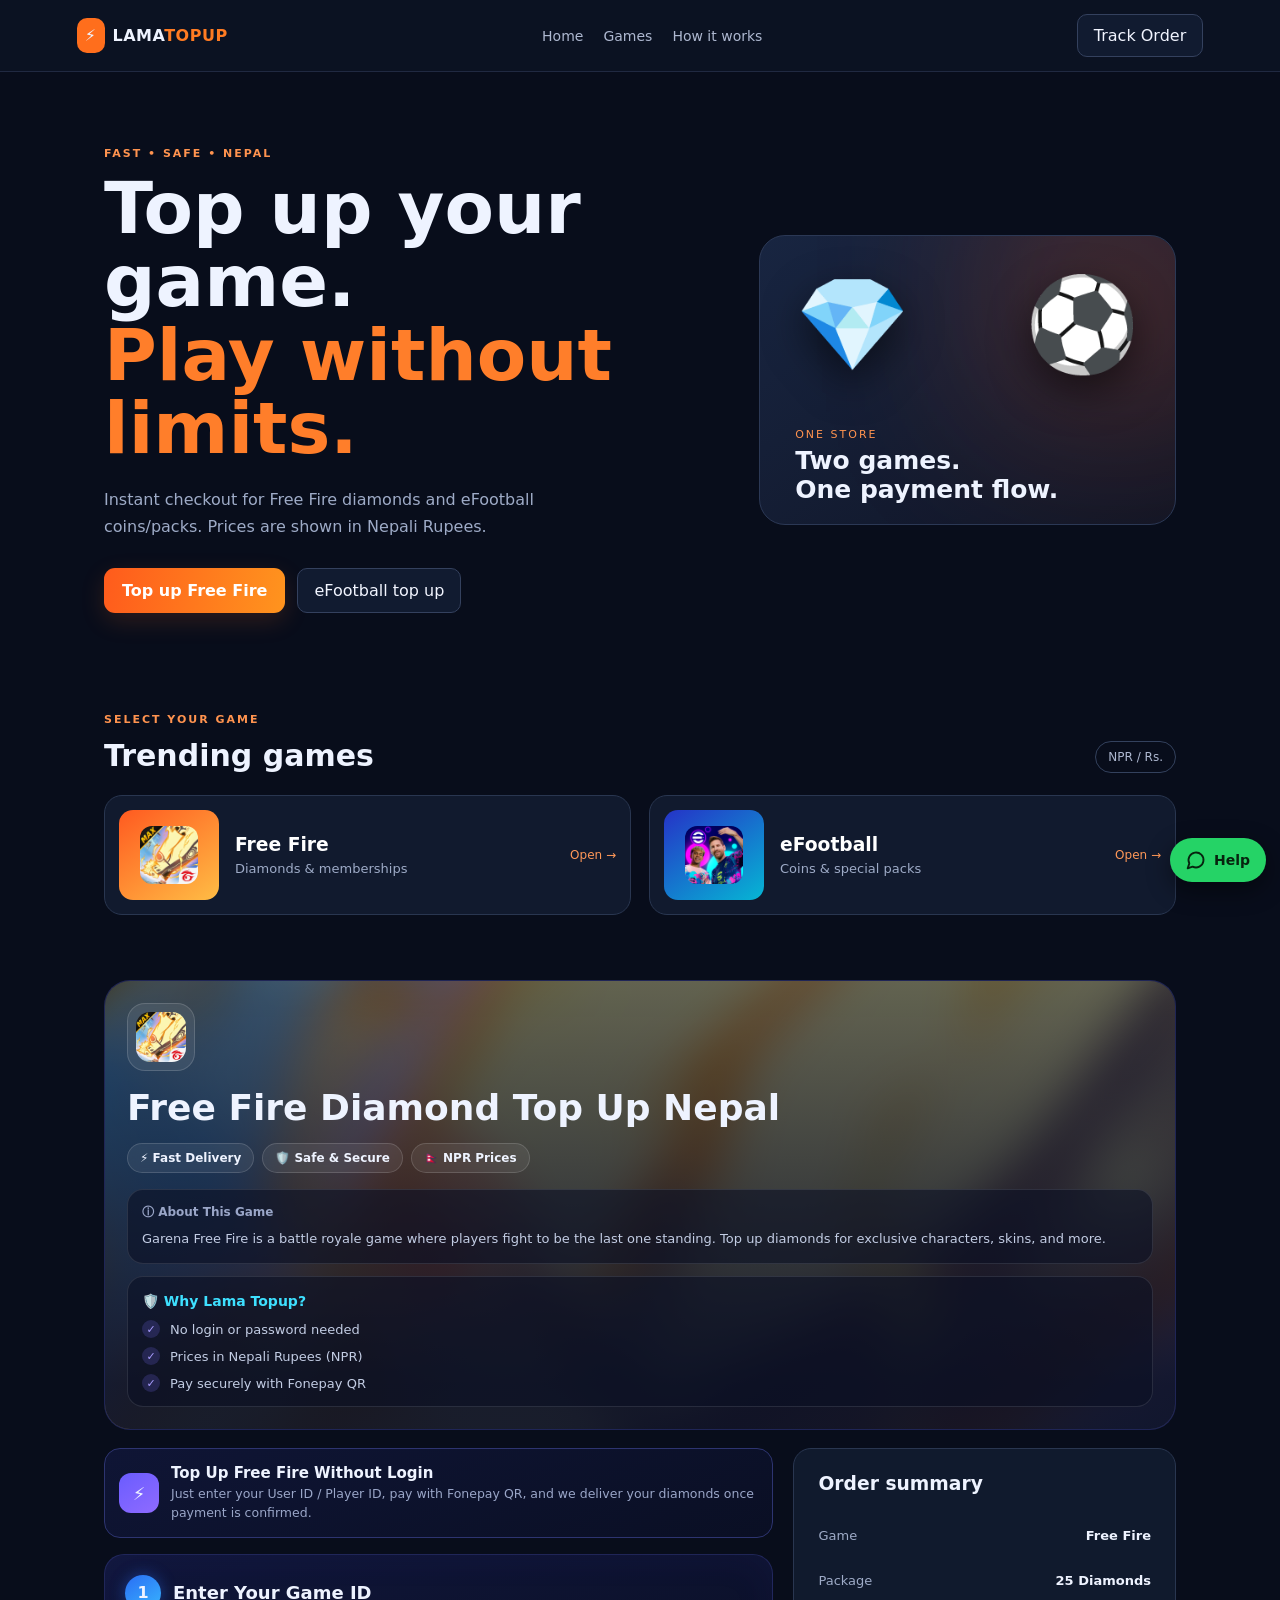
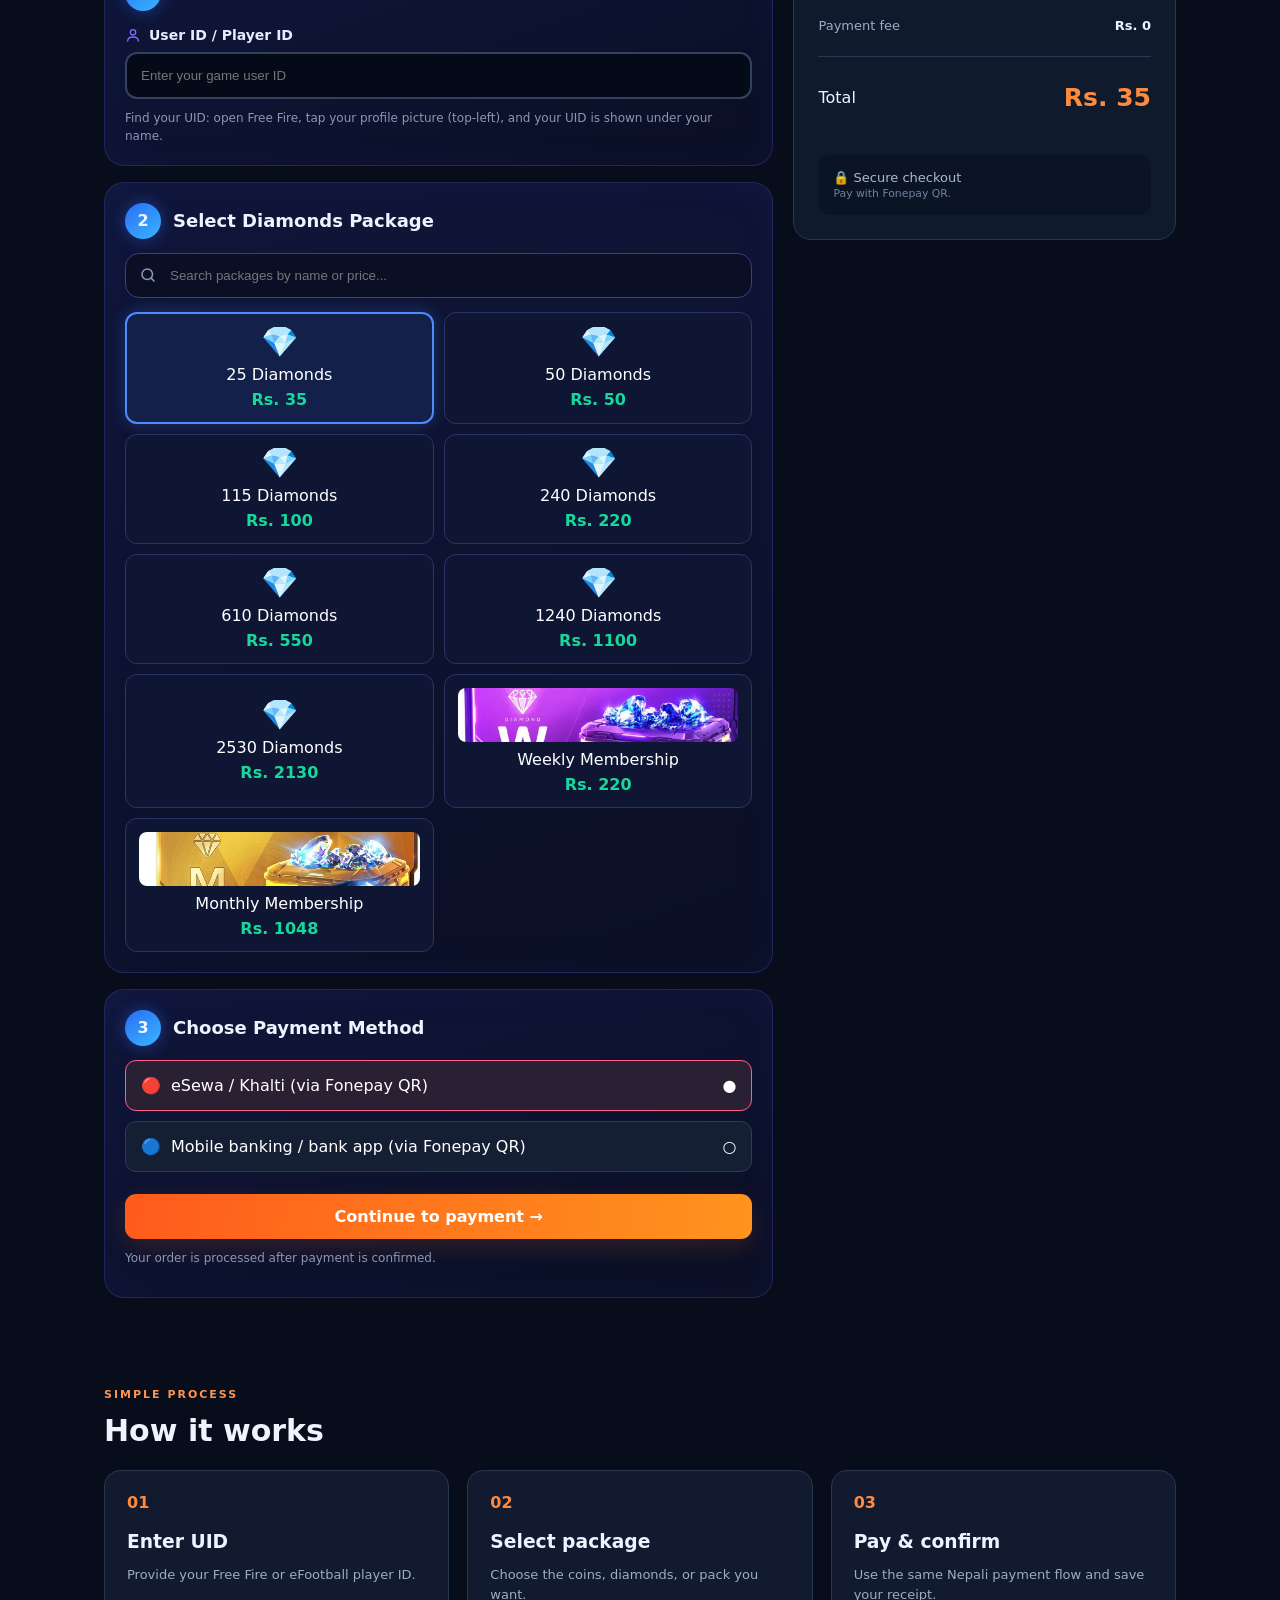
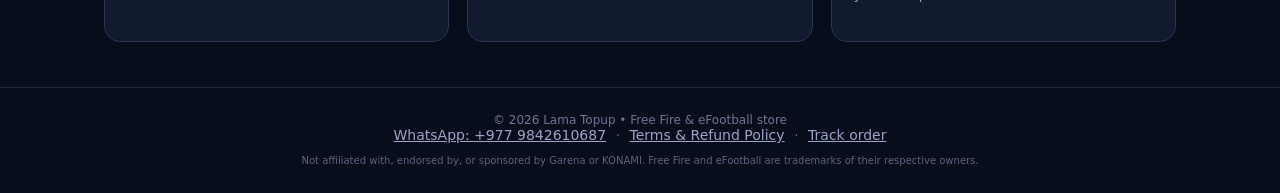
<file: public/index.html>
<!doctype html>
<html lang="en">
<head>
  <meta charset="UTF-8" />
  <meta name="viewport" content="width=device-width, initial-scale=1.0" />
  <title>Lama Topup • Free Fire Diamond & eFootball Coins Top Up Nepal</title>
  <meta name="description" content="Top up Free Fire diamonds and eFootball coins in Nepal. No login or password needed. Pay in NPR with Fonepay QR (eSewa, Khalti, mobile banking) and get fast delivery." />
  <meta name="theme-color" content="#0b1222" />
  <meta property="og:type" content="website" />
  <meta property="og:title" content="Lama Topup - Free Fire & eFootball Top Up Nepal" />
  <meta property="og:description" content="Free Fire diamonds and eFootball coins in Nepali Rupees. No login needed. Pay with Fonepay QR." />
  <meta property="og:image" content="assets/free-fire-logo.png" />
  <link rel="icon" href="data:image/svg+xml,%3Csvg xmlns='http://www.w3.org/2000/svg' viewBox='0 0 100 100'%3E%3Crect width='100' height='100' rx='22' fill='%23ff6e1c'/%3E%3Ctext x='50' y='70' font-size='62' text-anchor='middle'%3E%E2%9A%A1%3C/text%3E%3C/svg%3E" />
  <link rel="stylesheet" href="style.css" />
</head>
<body>
  <header class="topbar">
    <div class="brand"><span class="brand-mark">⚡</span><span>LAMA<span>TOPUP</span></span></div>
    <nav>
      <a href="#home">Home</a><a href="#games">Games</a><a href="#how">How it works</a>
    </nav>
    <button class="outline" onclick="location.href='/track'">Track Order</button>
  </header>

  <main id="home">
    <section class="hero">
      <div>
        <p class="eyebrow">FAST • SAFE • NEPAL</p>
        <h1>Top up your game.<br><span>Play without limits.</span></h1>
        <p class="hero-copy">Instant checkout for Free Fire diamonds and eFootball coins/packs. Prices are shown in Nepali Rupees.</p>
        <div class="hero-actions"><button id="heroFreefireBtn" class="primary" onclick="chooseGame('freefire')">Top up Free Fire</button><button id="heroEfootballBtn" class="secondary" onclick="chooseGame('efootball')">eFootball top up</button></div>
      </div>
      <div class="hero-card">
        <div class="glow"></div><div class="football">⚽</div><div class="diamond">💎</div>
        <p>ONE STORE</p><h3>Two games.<br>One payment flow.</h3>
      </div>
    </section>

    <section class="section" id="games">
      <div class="section-heading"><div><p class="eyebrow">SELECT YOUR GAME</p><h2>Trending games</h2></div><span class="pill">NPR / Rs.</span></div>
      <div class="game-grid">
        <button class="game-card ff" onclick="chooseGame('freefire')"><div class="game-art"><img src="assets/free-fire-logo.png" alt="Free Fire" class="game-logo"></div><div><h3>Free Fire</h3><p>Diamonds & memberships</p></div><span>Open →</span></button>
        <button class="game-card ef" onclick="chooseGame('efootball')"><div class="game-art"><img src="assets/efootball-logo.png" alt="eFootball" class="game-logo"></div><div><h3>eFootball</h3><p>Coins & special packs</p></div><span>Open →</span></button>
      </div>
    </section>

    <section class="section checkout" id="orders">
      <div class="game-hero">
        <div class="gh-bg" id="ghBg"></div>
        <div class="gh-content">
          <div id="selectedIcon" class="gh-icon"><img src="assets/free-fire-logo.png" alt="" class="mini-logo"></div>
          <h2 id="selectedTitle" class="gh-title">Free Fire Diamond Top Up Nepal</h2>
          <div class="chips"><span class="chip">⚡ Fast Delivery</span><span class="chip">🛡️ Safe &amp; Secure</span><span class="chip">🇳🇵 NPR Prices</span></div>
          <button type="button" class="about-box" id="aboutBox" onclick="this.classList.toggle('open')"><small>ⓘ About This Game</small><p id="aboutText"></p></button>
          <div class="why-box"><b>🛡️ Why Lama Topup?</b><ul><li>No login or password needed</li><li>Prices in Nepali Rupees (NPR)</li><li>Pay securely with Fonepay QR</li></ul></div>
        </div>
      </div>

      <div class="checkout-grid">
        <div class="steps-col">
          <div class="login-banner"><div class="lb-ico">⚡</div><div><b id="bannerTitle">Top Up Free Fire Without Login</b><p id="bannerText"></p></div></div>

          <div class="step-card">
            <div class="step-head"><span class="step-num">1</span><h3 id="step1Title">Enter Your Game ID</h3></div>
            <div id="efootballDetails" class="account-details hidden">
              <label><svg viewBox="0 0 24 24" width="16" height="16" fill="none" stroke="currentColor" stroke-width="2" stroke-linecap="round" stroke-linejoin="round"><circle cx="12" cy="8" r="4"/><path d="M4 21c0-4 4-6 8-6s8 2 8 6"/></svg>KONAMI User ID / Player ID</label>
              <input id="konamiId" placeholder="Enter your KONAMI User ID" autocomplete="off" />
              <p class="field-note">Never share your KONAMI password. We do not collect passwords.</p>
              <label>WhatsApp Number</label>
              <input id="whatsapp" type="tel" placeholder="98XXXXXXXX" />
              <label>Device</label>
              <select id="device" class="select-field"><option>Android</option><option>iOS</option><option>Steam / PC</option></select>
            </div>
            <div id="freefireDetails">
              <label><svg viewBox="0 0 24 24" width="16" height="16" fill="none" stroke="currentColor" stroke-width="2" stroke-linecap="round" stroke-linejoin="round"><circle cx="12" cy="8" r="4"/><path d="M4 21c0-4 4-6 8-6s8 2 8 6"/></svg>User ID / Player ID</label><div class="glow-field"><input id="playerId" placeholder="Enter your game user ID" inputmode="numeric" oninput="clearPlayerName()" /></div><div class="verify-row"><div id="playerCard" class="player-status"></div></div><p class="field-note">Find your UID: open Free Fire, tap your profile picture (top-left), and your UID is shown under your name.</p>
            </div>
          </div>

          <div class="step-card">
            <div class="step-head"><span class="step-num">2</span><h3 id="step2Title">Select Diamonds Package</h3></div>
            <div class="search"><svg viewBox="0 0 24 24" width="18" height="18" fill="none" stroke="currentColor" stroke-width="2" stroke-linecap="round"><circle cx="11" cy="11" r="7"/><path d="m20 20-3.5-3.5"/></svg><input id="pkgSearch" type="search" placeholder="Search packages by name or price..." autocomplete="off" oninput="pkgFilter=this.value;render()" /></div>
            <div id="packages" class="packages"></div>
            <p id="pkgEmpty" class="field-note hidden">No packages match your search.</p>
          </div>

          <div class="step-card">
            <div class="step-head"><span class="step-num">3</span><h3>Choose Payment Method</h3></div>
            <div class="payments">
              <button class="payment active" data-payment="esewa">🔴 <span>eSewa / Khalti (via Fonepay QR)</span><b>●</b></button>
              <button class="payment" data-payment="wallet">🔵 <span>Mobile banking / bank app (via Fonepay QR)</span><b>○</b></button>
            </div>
            <button class="primary wide" onclick="showPayment()">Continue to payment →</button>
            <p class="fine">Your order is processed after payment is confirmed.</p>
          </div>
        </div>
        <aside class="panel summary"><h3>Order summary</h3><div class="summary-row"><span>Game</span><b id="sumGame">Free Fire</b></div><div class="summary-row"><span>Package</span><b id="sumPackage">25 Diamonds</b></div><div class="summary-row"><span>Payment fee</span><b>Rs. 0</b></div><hr><div class="total"><span>Total</span><strong id="sumTotal">Rs. 30</strong></div><div class="secure">🔒 Secure checkout<br><small>Pay with Fonepay QR.</small></div></aside>
      </div>
    </section>

    <section class="section" id="how"><div class="section-heading"><div><p class="eyebrow">SIMPLE PROCESS</p><h2>How it works</h2></div></div>
      <div class="steps"><div><b>01</b><h3>Enter UID</h3><p>Provide your Free Fire or eFootball player ID.</p></div><div><b>02</b><h3>Select package</h3><p>Choose the coins, diamonds, or pack you want.</p></div><div><b>03</b><h3>Pay & confirm</h3><p>Use the same Nepali payment flow and save your receipt.</p></div></div>
    </section>
  </main>

  <div id="paymentModal" class="modal hidden"><div class="modal-box"><button class="close" onclick="closePayment()">×</button><p class="eyebrow">PAYMENT</p><h2>Scan & pay</h2><p id="modalText"></p><div class="uid-check">Your ID: <b id="modalUid"></b><span id="modalName" class="player-name"></span><small>Please double-check your ID before paying.</small></div><div class="qr"><img src="assets/fonepay-qr.jpg" alt="Fonepay QR - Avinash Bal"></div><div class="bank-box"><b>Payment method:</b> <span id="modalMethod">eSewa / Khalti (via Fonepay QR)</span><br><b>Amount:</b> <span id="modalAmount">Rs. 30</span></div><input placeholder="Payment transaction ID (from your receipt)" id="remarks" maxlength="60"/><button class="primary wide" onclick="submitOrder()">Submit order</button><p class="fine">Orders are processed once payment is verified. By ordering you accept our <a href="terms.html" target="_blank" rel="noopener">terms &amp; refund policy</a>. Need help? <a href="https://wa.me/9779842610687?text=Hi%20Lama%20Topup%2C%20I%20need%20help%20with%20my%20payment" target="_blank" rel="noopener">WhatsApp us</a>.</p></div></div>
  <div class="bottom-nav">
    <button onclick="window.scrollTo({top:0,behavior:'smooth'})"><svg viewBox="0 0 24 24" fill="none" stroke="currentColor" stroke-width="2" stroke-linecap="round" stroke-linejoin="round"><path d="M3 11 12 3l9 8v10h-6v-6H9v6H3z"/></svg>Home</button>
    <button onclick="scrollToSection('games')"><svg viewBox="0 0 24 24" fill="none" stroke="currentColor" stroke-width="2" stroke-linecap="round" stroke-linejoin="round"><rect x="3" y="3" width="7" height="7" rx="1"/><rect x="14" y="3" width="7" height="7" rx="1"/><rect x="3" y="14" width="7" height="7" rx="1"/><rect x="14" y="14" width="7" height="7" rx="1"/></svg>Games</button>
    <button class="fab" onclick="scrollToSection('orders')" aria-label="Top up now">🎮</button>
    <button onclick="scrollToSection('how')"><svg viewBox="0 0 24 24" fill="none" stroke="currentColor" stroke-width="2" stroke-linecap="round" stroke-linejoin="round"><circle cx="12" cy="12" r="9"/><path d="M12 8v5M12 16.5v.5"/></svg>How</button>
    <button onclick="showPayment()"><svg viewBox="0 0 24 24" fill="none" stroke="currentColor" stroke-width="2" stroke-linecap="round" stroke-linejoin="round"><rect x="3" y="5" width="18" height="14" rx="2"/><path d="M3 10h18"/></svg>Pay</button>
  </div>
  <a class="wa-fab" href="https://wa.me/9779842610687?text=Hi%20Lama%20Topup%2C%20I%20need%20help" target="_blank" rel="noopener" aria-label="Chat with us on WhatsApp"><svg viewBox="0 0 24 24" width="20" height="20" fill="none" stroke="currentColor" stroke-width="2.2" stroke-linecap="round" stroke-linejoin="round" aria-hidden="true"><path d="M7.9 20A9 9 0 1 0 4 16.1L2 22Z"/></svg><span>Help</span></a>
  <footer>© 2026 Lama Topup • Free Fire &amp; eFootball store<br><a href="https://wa.me/9779842610687" target="_blank" rel="noopener">WhatsApp: +977 9842610687</a> · <a href="terms.html">Terms &amp; Refund Policy</a> · <a href="/track">Track order</a><br><small>Not affiliated with, endorsed by, or sponsored by Garena or KONAMI. Free Fire and eFootball are trademarks of their respective owners.</small></footer>
  <script src="script.js"></script>
</body>
</html>
</file>
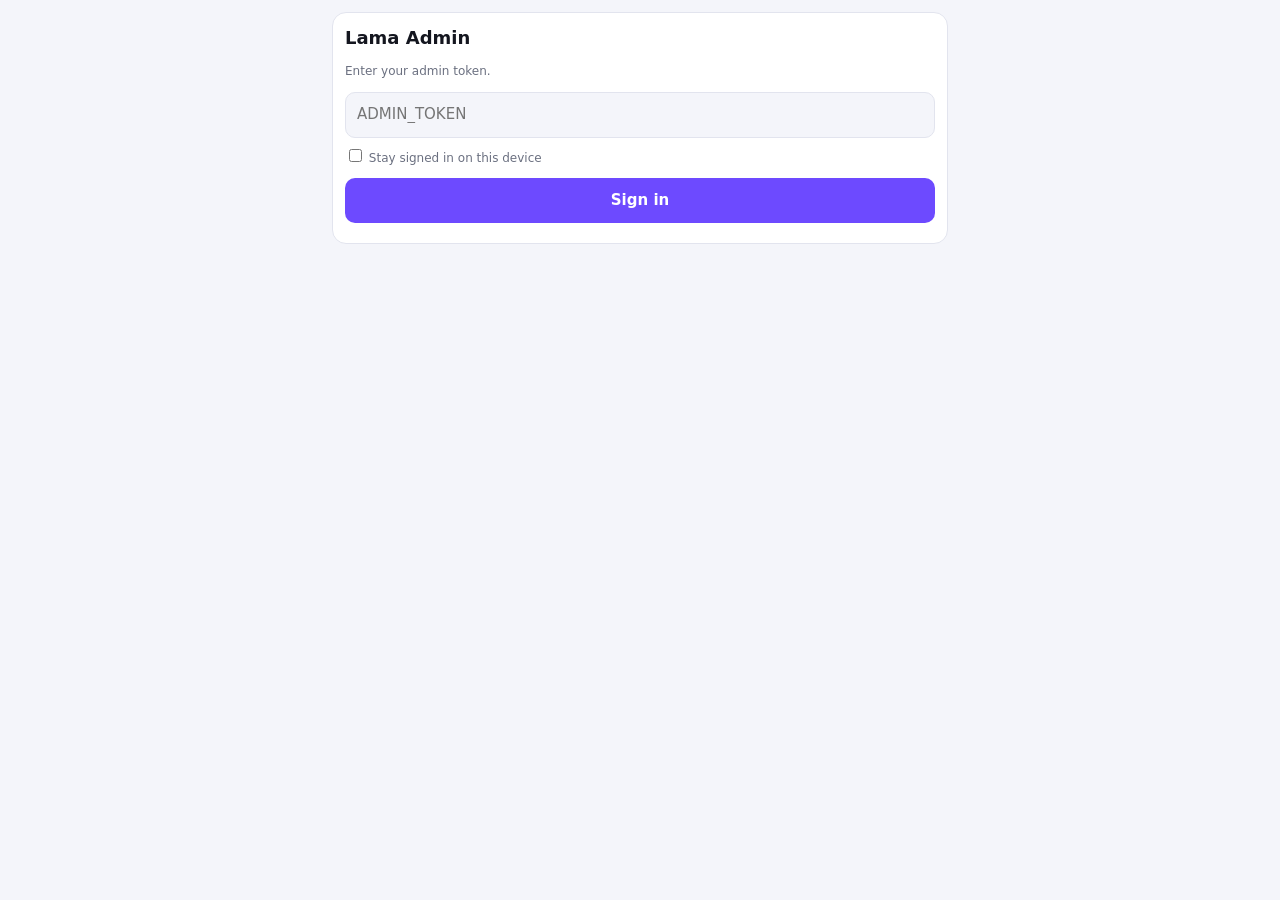
<file: public/admin.html>
<!doctype html>
<html lang="en"><head><meta charset="utf-8">
<meta name="viewport" content="width=device-width, initial-scale=1, viewport-fit=cover">
<meta name="robots" content="noindex,nofollow">
<title>Lama Admin</title>
<style>
:root{box-sizing:border-box;padding-top:env(safe-area-inset-top,0px);padding-bottom:env(safe-area-inset-bottom,0px);--bg:#f4f5fa;--card:#fff;--tx:#14161f;--mut:#6b7080;--bd:#e2e4ee;--ac:#6d4aff;--ok:#12a150;--warn:#c27a00;--bad:#d93a3a}
@media (prefers-color-scheme:dark){:root:not([data-theme="light"]){--bg:#0f1117;--card:#181b25;--tx:#eceef6;--mut:#8b90a3;--bd:#272b3a;--ac:#8f74ff;--ok:#3ccf7c;--warn:#f0b13a;--bad:#ff6b6b}}
:root[data-theme="dark"]{--bg:#0f1117;--card:#181b25;--tx:#eceef6;--mut:#8b90a3;--bd:#272b3a;--ac:#8f74ff;--ok:#3ccf7c;--warn:#f0b13a;--bad:#ff6b6b}
*{box-sizing:border-box}html{scroll-padding-top:env(safe-area-inset-top,0px)}
body{margin:0;background:var(--bg);color:var(--tx);font:15px/1.45 system-ui,-apple-system,"Segoe UI",sans-serif}
.wrap{max-width:640px;margin:0 auto;padding:12px}
header{display:flex;align-items:center;justify-content:space-between;gap:8px;margin-bottom:10px}
h1{font-size:18px;margin:0}h2{font-size:15px;margin:0 0 8px}
.card{background:var(--card);border:1px solid var(--bd);border-radius:14px;padding:12px;margin-bottom:10px}
input{width:100%;padding:11px;border-radius:10px;border:1px solid var(--bd);background:var(--bg);color:var(--tx);font:inherit}
button{font:inherit;cursor:pointer}
.btn{padding:9px 13px;border:0;border-radius:10px;background:var(--ac);color:#fff;font-weight:700}
.btn.g{background:var(--bg);color:var(--tx);border:1px solid var(--bd)}.btn.ok{background:var(--ok)}.btn.bad{background:var(--bad)}
.btn.full{width:100%;margin-top:10px;padding:12px}
.btn:disabled{opacity:.5}
.tabs{display:flex;gap:6px;overflow-x:auto;padding-bottom:6px;margin-bottom:6px;-webkit-overflow-scrolling:touch}
.tabs button{flex:none;padding:8px 12px;border-radius:99px;border:1px solid var(--bd);background:var(--card);color:var(--tx);font-size:13px;font-weight:600}
.tabs button.on{background:var(--ac);border-color:var(--ac);color:#fff}
.badge{display:inline-block;min-width:18px;padding:0 5px;margin-left:5px;border-radius:9px;background:var(--bad);color:#fff;font-size:11px;text-align:center}
.pill{display:inline-block;padding:2px 9px;border-radius:99px;font-size:12px;font-weight:700;border:1px solid currentColor;white-space:nowrap}
.awaiting_payment,.payment_submitted{color:var(--warn)}.processing{color:var(--ac)}.completed{color:var(--ok)}.rejected,.cancelled{color:var(--bad)}
.row{display:flex;justify-content:space-between;align-items:center;gap:8px}
.mut{color:var(--mut);font-size:12px}.mono{font:12px ui-monospace,Menlo,monospace;word-break:break-all}
.ord{cursor:pointer}.det{margin-top:10px;border-top:1px solid var(--bd);padding-top:10px}
.kv{display:grid;grid-template-columns:96px 1fr;gap:3px 8px;font-size:13px}.kv span:nth-child(odd){color:var(--mut)}
.acts{display:flex;flex-wrap:wrap;gap:8px;margin-top:10px}
.ev{font-size:12px;color:var(--mut);margin-top:8px}.ev div{padding:2px 0}
.stats{display:grid;grid-template-columns:repeat(3,1fr);gap:8px}.stat{background:var(--bg);border-radius:10px;padding:8px}.stat b{font-size:19px;display:block}
.err{color:var(--bad);font-size:13px;margin-top:8px}
.toast{position:fixed;left:12px;right:12px;bottom:calc(14px + env(safe-area-inset-bottom,0px));max-width:616px;margin:0 auto;background:var(--tx);color:var(--bg);padding:11px 14px;border-radius:10px;font-size:14px;z-index:9}
.hide{display:none}
</style></head><body><div class="wrap">

<div id="login" class="card hide">
  <h1>Lama Admin</h1><p class="mut">Enter your admin token.</p>
  <input id="tok" type="password" placeholder="ADMIN_TOKEN" autocomplete="current-password">
  <label class="mut" style="display:block;margin-top:8px"><input id="rem" type="checkbox" style="width:auto"> Stay signed in on this device</label>
  <button class="btn full" id="in">Sign in</button><div id="lerr" class="err"></div>
</div>

<div id="app" class="hide">
  <header><h1>Lama Admin</h1><div><button class="btn g" id="rf">Refresh</button> <button class="btn g" id="out">Sign out</button></div></header>
  <div id="warn" class="card hide" style="border-color:var(--bad)"><b style="color:var(--bad)">Orders are on temporary storage</b>
   <div class="mut" style="margin-top:4px">They will be lost when the server restarts or redeploys. Add a persistent disk (see README) or download backups often.</div></div>
  <div class="tabs" id="tabs"></div>
  <input id="q" placeholder="Search order ID, player UID or transaction ID" style="margin-bottom:10px">
  <div id="list"></div>
  <button class="btn g full hide" id="more">Load more</button>

  <div class="card" style="margin-top:14px"><h2>This week</h2>
    <div class="stats"><div class="stat"><span class="mut">Delivered</span><b id="rc">-</b></div>
    <div class="stat"><span class="mut">Revenue</span><b id="rr">-</b></div>
    <div class="stat"><span class="mut">Open now</span><b id="ro">-</b></div></div>
    <div id="rp" class="mut" style="margin-top:8px"></div></div>
  <div class="card"><h2>Memberships ending in 2 days</h2><div id="ex" class="mut">Loading...</div></div>
  <div class="card"><h2>Alerts</h2><div class="mut">Get a phone alert when a customer pays.</div><button class="btn g full" id="ta">Send test alert</button></div>
  <div class="card"><h2>Storage and backups</h2><div id="st" class="mut">Loading...</div>
   <button class="btn g full" id="bn">Back up to Telegram now</button>
   <button class="btn g full" id="bk">Download backup</button>
   <button class="btn g full" id="cv">Export orders (CSV)</button>
   <label class="btn g full" style="display:block;text-align:center">Restore from backup<input type="file" id="rs" accept=".sqlite3,.db" hidden></label></div>
</div>
<div id="toast" class="toast hide"></div>
</div>
<script>
const $=s=>document.querySelector(s);
const esc=s=>String(s??"").replace(/[&<>"']/g,c=>({"&":"&amp;","<":"&lt;",">":"&gt;",'"':"&quot;","'":"&#39;"}[c]));
const store=()=>localStorage.getItem("lamaAdmin")?localStorage:sessionStorage;
const dupWarn={};let token=null;try{token=localStorage.getItem("lamaAdmin")||sessionStorage.getItem("lamaAdmin")}catch(e){}
const TABS=[["payment_submitted","To verify"],["processing","To deliver"],["awaiting_payment","Awaiting pay"],["completed","Done"],["","All"]];
let tab="payment_submitted",offset=0,open=null,counts={},timer=null;const LIM=30;

async function api(path,opt={}){
  const r=await fetch("/api/admin"+path,{method:opt.method||"GET",headers:{"Authorization":"Bearer "+token,"Content-Type":"application/json"},body:opt.body?JSON.stringify(opt.body):undefined});
  let j={};try{j=await r.json()}catch(e){}
  if(r.status===401){signOut();throw new Error("Session expired")}
  if(!r.ok||j.success===false)throw new Error(j.error||("Error "+r.status));
  return j}
function toast(m){const t=$("#toast");t.textContent=m;t.classList.remove("hide");clearTimeout(toast.t);toast.t=setTimeout(()=>t.classList.add("hide"),3200)}
function ago(iso){const s=(Date.now()-new Date(iso))/1000;if(s<60)return"just now";if(s<3600)return Math.floor(s/60)+"m ago";if(s<86400)return Math.floor(s/3600)+"h ago";return Math.floor(s/86400)+"d ago"}
const loc=iso=>iso?new Date(iso).toLocaleString([], {dateStyle:"medium",timeStyle:"short"}):"-";
const pill=s=>`<span class="pill ${esc(s)}">${esc(s.replace("_"," "))}</span>`;

function showLogin(msg){$("#app").classList.add("hide");$("#login").classList.remove("hide");$("#lerr").textContent=msg||""}
function signOut(){token=null;localStorage.removeItem("lamaAdmin");sessionStorage.removeItem("lamaAdmin");clearInterval(timer);showLogin()}
$("#out").onclick=signOut;
$("#in").onclick=async()=>{const t=$("#tok").value.trim();if(!t)return;token=t;
  try{await api("/orders?limit=1");(($("#rem").checked)?localStorage:sessionStorage).setItem("lamaAdmin",t);start()}
  catch(e){token=null;showLogin(e.message==="Invalid admin token"?"Wrong token":e.message)}};

function start(){$("#login").classList.add("hide");$("#app").classList.remove("hide");drawTabs();load(true);reports();loadStorage();
  clearInterval(timer);timer=setInterval(()=>{if(!document.hidden){load(true);counts_()}},30000)}

async function counts_(){try{const j=await api("/reports/weekly");const o=j.open_now||{};
  const c={payment_submitted:o.payment_submitted||0,processing:o.processing||0,awaiting_payment:o.awaiting_payment||0};
  counts=c;drawTabs();document.title=(c.payment_submitted?`(${c.payment_submitted}) `:"")+"Lama Admin"}catch(e){}}
function drawTabs(){$("#tabs").innerHTML=TABS.map(([k,l])=>`<button data-k="${k}" class="${k===tab?"on":""}">${l}${counts[k]?`<span class="badge">${counts[k]}</span>`:""}</button>`).join("");
  document.querySelectorAll("#tabs button").forEach(b=>b.onclick=()=>{tab=b.dataset.k;open=null;drawTabs();load(true)})}

let qt;$("#q").oninput=()=>{clearTimeout(qt);qt=setTimeout(()=>load(true),350)};
$("#rf").onclick=()=>{load(true);reports()};
$("#more").onclick=()=>load(false);
$("#ta").onclick=async e=>{e.target.disabled=true;try{await api("/notify-test",{method:"POST",body:{}});toast("Test alert sent. Check your phone.")}catch(x){toast(x.message)}e.target.disabled=false};

async function load(reset){
  if(reset)offset=0;
  try{const j=await api(`/orders?status=${encodeURIComponent(tab)}&q=${encodeURIComponent($("#q").value.trim())}&limit=${LIM}&offset=${offset}`);
    const html=j.items.map(card).join("")||(reset?'<div class="card mut">No orders here.</div>':"");
    if(reset)$("#list").innerHTML=html;else $("#list").insertAdjacentHTML("beforeend",html);
    offset+=j.items.length;$("#more").classList.toggle("hide",offset>=j.total);
    if(reset){counts_();if(open)expand(open,true)}}
  catch(e){if(reset)$("#list").innerHTML=`<div class="card err">${esc(e.message)}</div>`}}

function card(o){return `<div class="card ord" id="o-${esc(o.id)}" onclick="expand('${esc(o.id)}')">
 <div class="row"><b>${esc(o.product_name)} <span class="mut">Rs. ${esc(o.amount)}</span></b>${pill(o.status)}</div>
 <div class="mut">${esc(o.game==="freefire"?"Free Fire":"eFootball")} ID <b>${esc(o.user_id)}</b> · ${ago(o.created_at)}${o.payment_ref?` · ref ${esc(o.payment_ref)}`:""}${o.dup_count?` · <b class="err">⚠ ref used on ${esc(o.dup_count)} other order(s)</b>`:""}</div>
 <div class="det hide" id="d-${esc(o.id)}"></div></div>`}

async function expand(id,keep){
  const d=document.getElementById("d-"+id);if(!d)return;
  if(!keep&&!d.classList.contains("hide")){d.classList.add("hide");open=null;return}
  document.querySelectorAll(".det").forEach(x=>{if(x!==d)x.classList.add("hide")});
  open=id;d.classList.remove("hide");if(!keep)d.innerHTML='<span class="mut">Loading...</span>';
  try{const o=(await api("/orders/"+encodeURIComponent(id))).order;d.onclick=e=>e.stopPropagation();
    const a=[];const s=o.status,P=s==="awaiting_payment"||s==="payment_submitted";
    dupWarn[id]=(o.duplicate_refs||[]).length;
    if(P)a.push(btn(id,"verify-payment","Payment received","ok"),btn(id,"reject","Reject","bad","reason"));
    if(s==="processing")a.push(btn(id,"complete","Mark delivered","ok","note"));
    if(P||s==="processing")a.push(btn(id,"cancel","Cancel / refund","g","reason"));
    d.innerHTML=`<div class="kv">
     <span>Order</span><span class="mono">${esc(o.id)}</span><span>Player ID</span><span><b>${esc(o.user_id)}</b> <button class="btn g" style="padding:2px 8px;font-size:12px" onclick="copy('${esc(o.user_id)}')">Copy</button></span>
     ${o.server_id?`<span>Server</span><span>${esc(o.server_id)}</span>`:""}${o.contact?`<span>Contact</span><span><a href="tel:${esc(o.contact)}">${esc(o.contact)}</a></span>`:""}
     <span>Amount</span><span>Rs. ${esc(o.amount)}</span><span>Txn ref</span><span>${esc(o.payment_ref||"-")}</span>
     ${o.duplicate_refs&&o.duplicate_refs.length?`<span class="err">Warning</span><span class="err">Same transaction ID also used on: ${o.duplicate_refs.map(d=>esc(d.id)+" ("+esc(d.status)+")").join(", ")}. Check your statement before delivering.</span>`:""}
     ${o.remarks?`<span>Remarks</span><span>${esc(o.remarks)}</span>`:""}${o.failure_reason?`<span>Reason</span><span>${esc(o.failure_reason)}</span>`:""}
     <span>Created</span><span>${loc(o.created_at)}</span>${o.completed_at?`<span>Delivered</span><span>${loc(o.completed_at)}</span>`:""}
     ${o.membership_expires_at?`<span>Ends</span><span>${loc(o.membership_expires_at)}</span>`:""}</div>
     <div class="acts">${a.join("")}</div>
     <div class="ev">${o.events.map(e=>`<div>${loc(e.at)} · ${esc(e.actor)} · ${esc(e.event)}${e.detail?`: ${esc(e.detail)}`:""}</div>`).join("")}</div>`}
  catch(e){d.innerHTML=`<span class="err">${esc(e.message)}</span>`}}
const btn=(id,act,label,cls,ask)=>`<button class="btn ${cls}" onclick="act('${esc(id)}','${act}',${ask?`'${ask}'`:"null"},this)">${label}</button>`;
async function act(id,a,ask,el){
  let body;if(ask){const v=prompt(ask==="note"?"Delivery note (optional)":"Reason (optional)");if(v===null)return;body={[ask]:v}}
  else if(a==="verify-payment"&&!confirm((dupWarn[id]?"WARNING: this transaction ID was already used on "+dupWarn[id]+" other order(s).\n\n":"")+"Confirm the money is in your Fonepay/eSewa account?"))return;
  el.disabled=true;
  try{await api(`/orders/${encodeURIComponent(id)}/${a}`,{method:"POST",body:body||{}});toast("Done");await load(true);reports()}
  catch(e){toast(e.message);el.disabled=false}}
function copy(t){navigator.clipboard?.writeText(t).then(()=>toast("Copied "+t),()=>toast("Copy failed"))}

async function reports(){
  try{const j=await api("/reports/weekly?days=7");$("#rc").textContent=j.completed_orders;$("#rr").textContent="Rs. "+j.revenue_npr;
    $("#ro").textContent=Object.values(j.open_now||{}).reduce((a,b)=>a+b,0);
    $("#rp").innerHTML=j.per_product.map(p=>`${esc(p.product_name)}: ${p.orders} · Rs. ${p.revenue}`).join("<br>")||"No deliveries in the last 7 days."}catch(e){}
  try{const j=await api("/memberships/expiring?days=2");
    $("#ex").innerHTML=j.items.length?j.items.map(m=>`<div class="row" style="padding:4px 0"><span>${esc(m.product_name)} · ID <b>${esc(m.user_id)}</b></span><span class="mut">${loc(m.membership_expires_at)}</span></div>`).join(""):"None. Customers whose weekly or monthly pack is about to end will show here."}catch(e){}}


async function loadStorage(){try{const j=await api("/storage");$("#warn").classList.toggle("hide",j.persistent);
  $("#st").innerHTML=`${j.orders} orders · ${(j.db_bytes/1024).toFixed(0)} KB · storage: <b>${j.persistent?"persistent":"temporary"}</b><br>Telegram backups: ${j.telegram_backup?(j.last_backup_at?"last sent "+esc(loc(j.last_backup_at)):"on, none sent yet"):"off (set up Telegram alerts to enable)"}<br>Auto-restore after a wipe: <b>${j.auto_restore_ready?"ready":(j.persistent?"not needed (persistent disk)":"not confirmed yet, tap Back up to Telegram now")}</b>`}catch(e){}}
async function dl(path,name){try{const r=await fetch("/api/admin"+path,{headers:{Authorization:"Bearer "+token}});if(!r.ok){toast("Download failed");return}
  const b=await r.blob(),a=document.createElement("a");a.href=URL.createObjectURL(b);a.download=name;document.body.appendChild(a);a.click();a.remove();setTimeout(()=>URL.revokeObjectURL(a.href),4000)}catch(e){toast("Download failed")}}
$("#bn").onclick=async e=>{e.target.disabled=true;try{const j=await api("/backup-now",{method:"POST",body:{}});toast(j.pinned?"Backup sent and pinned. Auto-restore is ready.":"Backup sent, but pinning failed. Use a private chat with your bot.");loadStorage()}catch(x){toast(x.message)}e.target.disabled=false};
$("#bk").onclick=()=>dl("/backup","lama-backup-"+new Date().toISOString().slice(0,10)+".sqlite3");
$("#cv").onclick=()=>dl("/export.csv","lama-orders-"+new Date().toISOString().slice(0,10)+".csv");
async function doRestore(f,force){const fd=new FormData();fd.append("file",f);
  try{const r=await fetch("/api/admin/restore"+(force?"?force=1":""),{method:"POST",headers:{Authorization:"Bearer "+token},body:fd});const j=await r.json().catch(()=>({}));
   if(r.status===409&&j.code==="not_empty"){if(confirm(j.error+" Replace them with this backup?"))return doRestore(f,true);return}
   if(!r.ok){toast(j.error||"Restore failed");return}toast("Restored "+j.orders+" orders");load(true);reports();loadStorage()}catch(e){toast("Restore failed")}}
$("#rs").onchange=e=>{const f=e.target.files[0];e.target.value="";if(f)doRestore(f,false)};
token?start():showLogin();
</script></body></html>
</file>
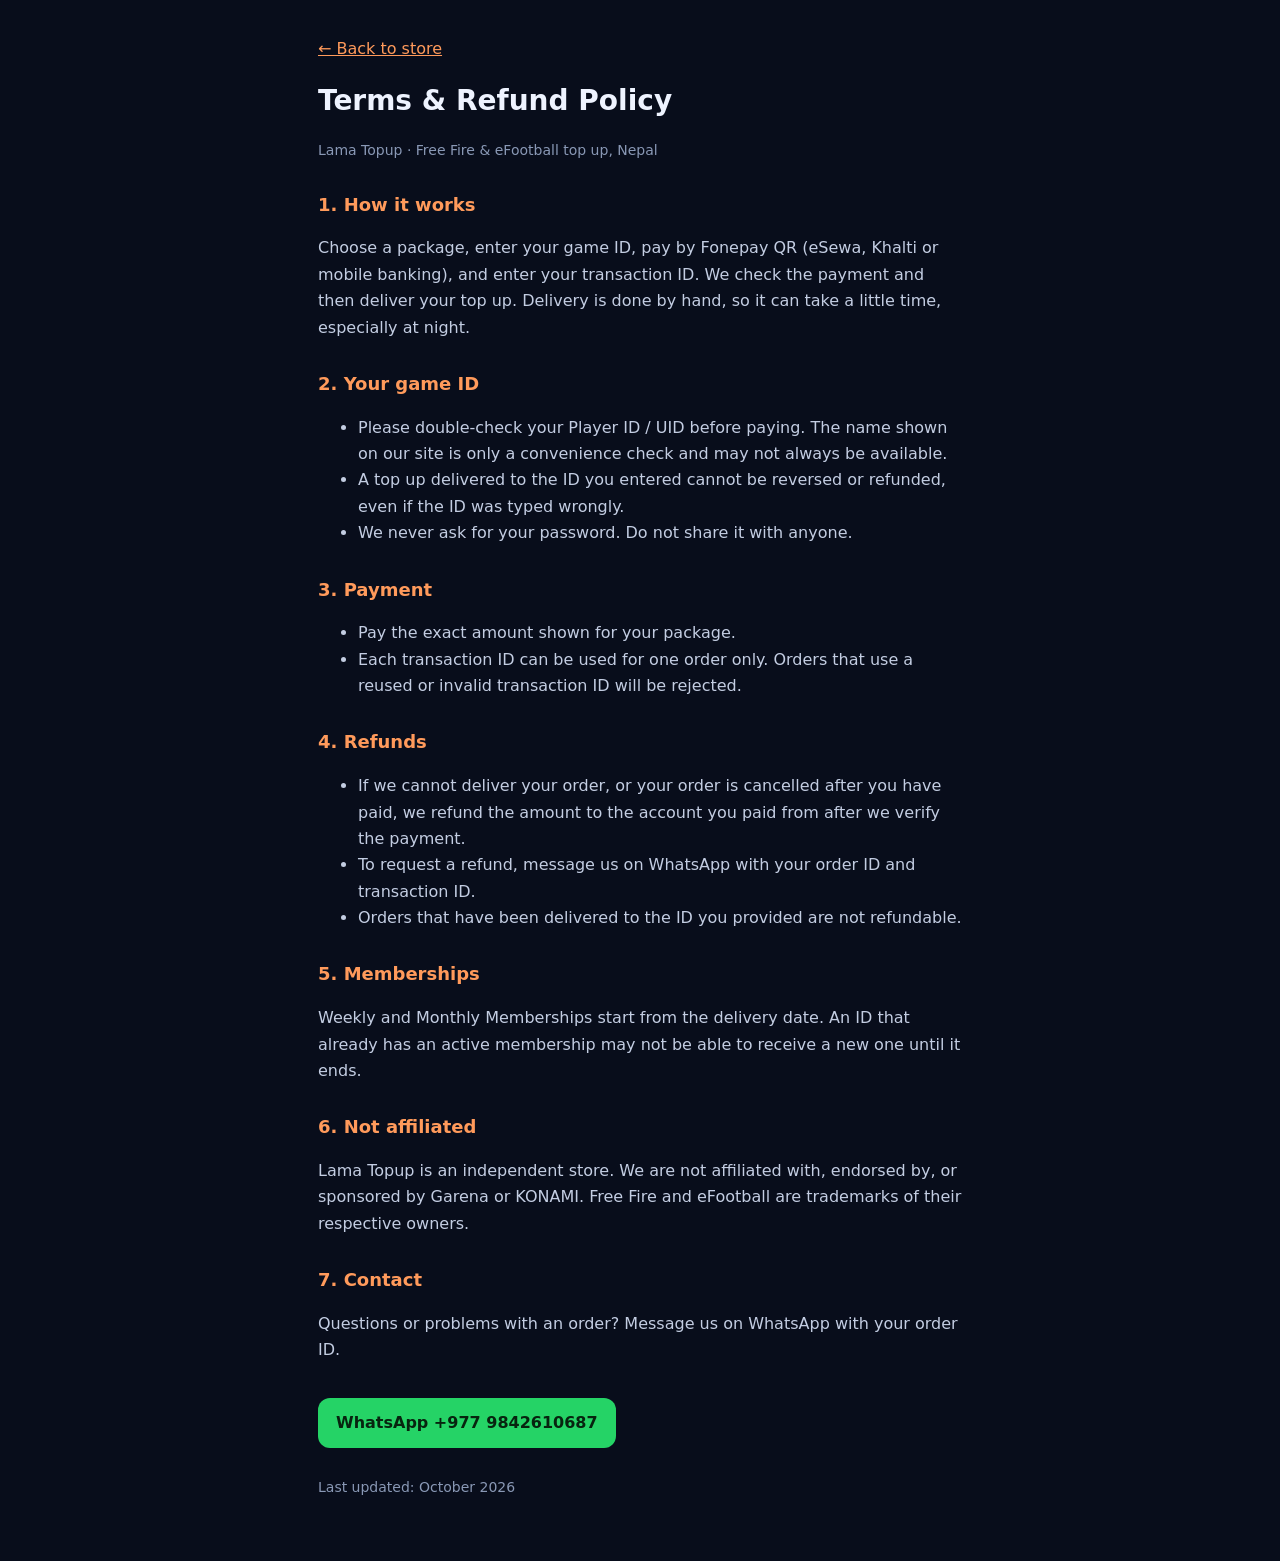
<file: public/terms.html>
<!doctype html>
<html lang="en"><head><meta charset="utf-8">
<meta name="viewport" content="width=device-width, initial-scale=1">
<title>Terms &amp; Refund Policy | Lama Topup</title>
<meta name="description" content="Delivery, refund and usage terms for Lama Topup, a Free Fire and eFootball top up store in Nepal.">
<link rel="icon" href="data:image/svg+xml,%3Csvg xmlns='http://www.w3.org/2000/svg' viewBox='0 0 100 100'%3E%3Crect width='100' height='100' rx='22' fill='%23ff6e1c'/%3E%3Ctext x='50' y='70' font-size='62' text-anchor='middle'%3E%E2%9A%A1%3C/text%3E%3C/svg%3E">
<style>
:root{color-scheme:dark}
*{box-sizing:border-box}
body{margin:0;background:#080d1b;color:#eef3ff;font:16px/1.65 Inter,system-ui,-apple-system,"Segoe UI",Arial,sans-serif;padding:env(safe-area-inset-top,0) 0 env(safe-area-inset-bottom,0)}
main{max-width:680px;margin:0 auto;padding:20px 18px 48px}
a{color:#ff9a5b}
h1{font-size:28px;margin:8px 0 4px}
h2{font-size:18px;margin:28px 0 6px;color:#ff9a5b}
p,li{color:#c3cde2}
.mut{color:#8998b5;font-size:14px}
.btn{display:inline-block;margin-top:18px;background:#25d366;color:#07240f;font-weight:800;padding:12px 18px;border-radius:12px;text-decoration:none}
</style></head><body><main>
<p><a href="/">&larr; Back to store</a></p>
<h1>Terms &amp; Refund Policy</h1>
<p class="mut">Lama Topup &middot; Free Fire &amp; eFootball top up, Nepal</p>

<h2>1. How it works</h2>
<p>Choose a package, enter your game ID, pay by Fonepay QR (eSewa, Khalti or mobile banking), and enter your transaction ID. We check the payment and then deliver your top up. Delivery is done by hand, so it can take a little time, especially at night.</p>

<h2>2. Your game ID</h2>
<ul>
<li>Please double-check your Player ID / UID before paying. The name shown on our site is only a convenience check and may not always be available.</li>
<li>A top up delivered to the ID you entered cannot be reversed or refunded, even if the ID was typed wrongly.</li>
<li>We never ask for your password. Do not share it with anyone.</li>
</ul>

<h2>3. Payment</h2>
<ul>
<li>Pay the exact amount shown for your package.</li>
<li>Each transaction ID can be used for one order only. Orders that use a reused or invalid transaction ID will be rejected.</li>
</ul>

<h2>4. Refunds</h2>
<ul>
<li>If we cannot deliver your order, or your order is cancelled after you have paid, we refund the amount to the account you paid from after we verify the payment.</li>
<li>To request a refund, message us on WhatsApp with your order ID and transaction ID.</li>
<li>Orders that have been delivered to the ID you provided are not refundable.</li>
</ul>

<h2>5. Memberships</h2>
<p>Weekly and Monthly Memberships start from the delivery date. An ID that already has an active membership may not be able to receive a new one until it ends.</p>

<h2>6. Not affiliated</h2>
<p>Lama Topup is an independent store. We are not affiliated with, endorsed by, or sponsored by Garena or KONAMI. Free Fire and eFootball are trademarks of their respective owners.</p>

<h2>7. Contact</h2>
<p>Questions or problems with an order? Message us on WhatsApp with your order ID.</p>
<a class="btn" href="https://wa.me/9779842610687" target="_blank" rel="noopener">WhatsApp +977 9842610687</a>
<p class="mut" style="margin-top:28px">Last updated: October 2026</p>
</main></body></html>
</file>
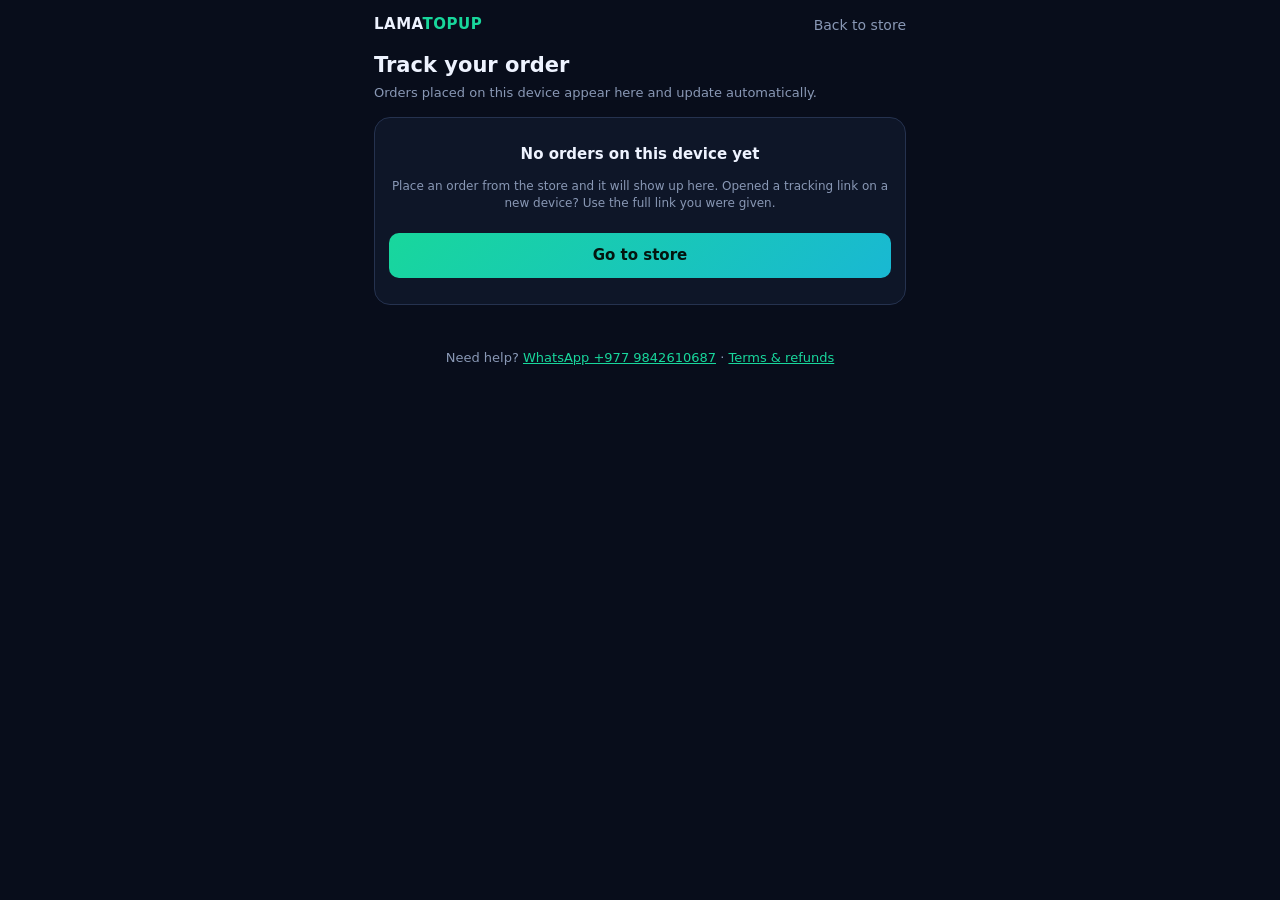
<file: public/track.html>
<!doctype html>
<html lang="en"><head><meta charset="utf-8">
<meta name="viewport" content="width=device-width, initial-scale=1, viewport-fit=cover">
<meta name="robots" content="noindex,nofollow">
<link rel="icon" href="data:image/svg+xml,%3Csvg xmlns='http://www.w3.org/2000/svg' viewBox='0 0 100 100'%3E%3Crect width='100' height='100' rx='22' fill='%23ff6e1c'/%3E%3Ctext x='50' y='70' font-size='62' text-anchor='middle'%3E%E2%9A%A1%3C/text%3E%3C/svg%3E">
<title>Track your order | LamaTopup</title>
<style>
:root{box-sizing:border-box;padding-top:env(safe-area-inset-top,0px);padding-bottom:env(safe-area-inset-bottom,0px);--bg:#080d1b;--card:#0e1628;--bd:#25324f;--tx:#eef3ff;--mut:#8998b5;--ac:#18d79c;--blue:#4f8bff;--warn:#ffb020;--bad:#ff5d5d}
*{box-sizing:border-box}html{scroll-padding-top:env(safe-area-inset-top,0px)}
body{margin:0;background:var(--bg);color:var(--tx);font:15px/1.45 Inter,system-ui,-apple-system,"Segoe UI",Arial,sans-serif}
.wrap{max-width:560px;margin:0 auto;padding:14px}
.top{display:flex;align-items:center;justify-content:space-between;margin-bottom:14px}
.brand{font-weight:900;letter-spacing:.5px;text-decoration:none;color:var(--tx)}.brand span{color:var(--ac)}
a.back{color:var(--mut);font-size:14px;text-decoration:none}
h1{font-size:21px;margin:0 0 4px}.sub{color:var(--mut);font-size:13px;margin:0 0 14px}
.card{background:var(--card);border:1px solid var(--bd);border-radius:16px;padding:14px;margin-bottom:12px}
.row{display:flex;justify-content:space-between;align-items:flex-start;gap:8px}
.mut{color:var(--mut);font-size:12px}.mono{font:12px ui-monospace,Menlo,monospace;word-break:break-all}
.pill{display:inline-block;padding:3px 10px;border-radius:99px;font-size:12px;font-weight:800;border:1px solid currentColor;white-space:nowrap}
.awaiting_payment,.payment_submitted{color:var(--warn)}.processing{color:var(--blue)}.completed{color:var(--ac)}.rejected,.cancelled{color:var(--bad)}
.msg{margin:10px 0 2px;font-size:15px;font-weight:700}
.steps{display:flex;margin:14px 0 4px}
.step{flex:1;text-align:center;position:relative;font-size:11px;color:var(--mut)}
.step i{display:block;width:22px;height:22px;margin:0 auto 5px;border-radius:50%;border:2px solid var(--bd);background:var(--bg);position:relative;z-index:1;font-style:normal;font-size:12px;line-height:18px;color:#04150f;font-weight:900}
.step:not(:last-child):after{content:"";position:absolute;top:10px;left:50%;width:100%;height:2px;background:var(--bd)}
.step.done{color:var(--tx)}.step.done i{background:var(--ac);border-color:var(--ac)}.step.done:not(:last-child):after{background:var(--ac)}
.step.now i{border-color:var(--ac);box-shadow:0 0 0 4px #18d79c33;animation:p 1.6s infinite}
@keyframes p{50%{box-shadow:0 0 0 7px #18d79c00}}
.banner{background:#0b2a22;border:1px solid var(--ac);border-radius:12px;padding:10px 12px;margin-bottom:12px;font-size:14px}
.pay{margin-top:12px;border-top:1px solid var(--bd);padding-top:12px}
input{width:100%;padding:12px;border-radius:10px;border:1px solid var(--bd);background:#050a18;color:var(--tx);font:inherit}
.btn{width:100%;margin-top:8px;padding:12px;border:0;border-radius:10px;background:linear-gradient(135deg,#18d79c,#19b8d3);color:#04150f;font:inherit;font-weight:800;cursor:pointer}
.btn.g{background:transparent;color:var(--tx);border:1px solid var(--bd);font-weight:600}.btn.s{width:auto;margin:0;padding:7px 12px;font-size:13px}
.btn:disabled{opacity:.55}
.acts{display:flex;gap:8px;flex-wrap:wrap;margin-top:12px}
.err{color:var(--bad);font-size:13px;margin-top:6px}
.empty{text-align:center;padding:26px 14px}
.toast{position:fixed;left:14px;right:14px;bottom:calc(14px + env(safe-area-inset-bottom,0px));max-width:532px;margin:0 auto;background:#eef3ff;color:#080d1b;padding:11px 14px;border-radius:10px;font-size:14px;z-index:9}
.hide{display:none}
</style></head><body><div class="wrap">
<div class="top"><a class="brand" href="/">LAMA<span>TOPUP</span></a><a class="back" href="/">Back to store</a></div>
<h1>Track your order</h1><p class="sub" id="sub">Orders placed on this device appear here and update automatically.</p>
<div id="new" class="banner hide"></div>
<div id="list"></div>
<div id="toast" class="toast hide"></div>
</div>
<script>
const $=s=>document.querySelector(s);
const esc=s=>String(s??"").replace(/[&<>"']/g,c=>({"&":"&amp;","<":"&lt;",">":"&gt;",'"':"&quot;","'":"&#39;"}[c]));
const KEY="lamaOrders",OPEN=["awaiting_payment","payment_submitted","processing"];
let saved=[],data={},errs={},timer=null,fresh=null;
function read(){try{return JSON.parse(localStorage.getItem(KEY)||"[]").filter(x=>x&&x.id&&x.token)}catch(e){return[]}}
function write(){try{localStorage.setItem(KEY,JSON.stringify(saved.slice(0,20)))}catch(e){}}
function toast(m){const t=$("#toast");t.textContent=m;t.classList.remove("hide");clearTimeout(toast.t);toast.t=setTimeout(()=>t.classList.add("hide"),3000)}

// pick up ?o=ORDER&t=TOKEN (shared link or redirect after checkout), store it, then clean the URL
(function(){const p=new URLSearchParams(location.search),o=p.get("o"),t=p.get("t");saved=read();
 if(o&&/^[A-Za-z0-9\-]{8,60}$/.test(o)){if(t&&!saved.some(x=>x.id===o)){saved.unshift({id:o,token:t});write()}fresh=o;
  const b=$("#new");b.classList.remove("hide");b.innerHTML="<b>Order placed.</b> Save your order ID: <span class='mono'>"+esc(o)+"</span>. Tracking is saved on this device only, so tap <i>Copy tracking link</i> below, or WhatsApp us your order ID if you change phones."}
 if(o||t)history.replaceState(null,"","/track")})();

async function fetchOne(x){
  try{const r=await fetch("/api/orders/"+encodeURIComponent(x.id),{headers:{"X-Order-Token":x.token},cache:"no-store"});
    const j=await r.json().catch(()=>({}));
    if(r.ok&&j.order){data[x.id]=j.order;delete errs[x.id]}
    else if(r.status===404)errs[x.id]="We couldn't find this order. The link may be incomplete.";
    else if(r.status===429)errs[x.id]="Too many checks. Please wait a minute.";
    else errs[x.id]=j.error||"Could not load this order.";
  }catch(e){errs[x.id]="Connection problem. Retrying..."}}
async function refresh(all){
  const targets=saved.slice(0,10).filter(x=>all||!data[x.id]||OPEN.includes(data[x.id].status));
  await Promise.all(targets.map(fetchOne));draw();
  const anyOpen=saved.slice(0,10).some(x=>!data[x.id]||OPEN.includes(data[x.id].status));
  clearInterval(timer);if(anyOpen)timer=setInterval(()=>{if(!document.hidden)refresh(false)},15000)}

const STEPS=["Placed","Payment sent","Verified","Delivered"];
function stepIndex(s){return s==="awaiting_payment"?0:s==="payment_submitted"?1:s==="processing"?2:3}
function fmt(iso){return iso?new Date(iso).toLocaleString([], {dateStyle:"medium",timeStyle:"short"}):""}
function card(x){
  const o=data[x.id],e=errs[x.id];
  if(!o)return `<div class="card"><div class="mono">${esc(x.id)}</div><div class="${e?"err":"mut"}" style="margin-top:6px">${esc(e||"Loading...")}</div>${e&&!/Connection|Too many/.test(e)?`<button class="btn g s" style="margin-top:10px" onclick="removeOrder('${esc(x.id)}')">Remove</button>`:""}</div>`;
  const dead=o.status==="rejected"||o.status==="cancelled",idx=stepIndex(o.status);
  const steps=dead?"":`<div class="steps">${STEPS.map((l,i)=>`<div class="step ${i<idx||o.status==="completed"?"done":i===idx?"now":""}"><i>${i<idx||o.status==="completed"?"✓":""}</i>${l}</div>`).join("")}</div>`;
  const pay=o.status==="awaiting_payment"?`<div class="pay"><div class="mut">Paid already? Enter the transaction ID from your Fonepay/eSewa receipt so we can verify it.</div>
    <input id="r-${esc(o.id)}" placeholder="Transaction ID" maxlength="60" autocomplete="off"><button class="btn" onclick="sendPay('${esc(o.id)}',this)">I have paid</button><div class="err" id="pe-${esc(o.id)}"></div></div>`:"";
  const ms=o.membership_expires_at&&o.status==="completed"?`<div class="mut" style="margin-top:6px">Active until ${esc(fmt(o.membership_expires_at))}</div>`:"";
  return `<div class="card${o.id===fresh?"":""}"><div class="row"><div><b>${esc(o.product)}</b> <span class="mut">Rs. ${esc(o.amount)}</span><div class="mut">${o.game==="freefire"?"Free Fire":"eFootball"} ID ${esc(o.user_id)}</div></div><span class="pill ${esc(o.status)}">${esc(o.status.replace("_"," "))}</span></div>
   <div class="msg">${esc(o.message)}</div>${steps}${ms}${pay}${e?`<div class="err">${esc(e)}</div>`:""}
   <div class="mut" style="margin-top:8px">Order <span class="mono">${esc(o.id)}</span> · placed ${esc(fmt(o.created_at))}</div>
   <div class="acts"><button class="btn g s" onclick="copyText('${esc(o.id)}','Order ID copied')">Copy order ID</button><button class="btn g s" onclick="copyLink('${esc(o.id)}')">Copy tracking link</button><button class="btn g s" onclick="helpWa('${esc(o.id)}')">WhatsApp help</button>${OPEN.includes(o.status)?"":`<button class="btn g s" onclick="removeOrder('${esc(o.id)}')">Remove</button>`}</div></div>`}
function draw(){
  if(!saved.length){$("#list").innerHTML=`<div class="card empty"><b>No orders on this device yet</b><p class="mut">Place an order from the store and it will show up here. Opened a tracking link on a new device? Use the full link you were given.</p><a href="/"><button class="btn">Go to store</button></a></div>`;return}
  $("#list").innerHTML=saved.slice(0,10).map(card).join("")}
async function sendPay(id,btn){
  const x=saved.find(s=>s.id===id),v=document.getElementById("r-"+id).value.trim(),er=document.getElementById("pe-"+id);er.textContent="";
  if(v.length<4){er.textContent="Enter the transaction ID from your receipt.";return}
  btn.disabled=true;
  try{const r=await fetch(`/api/orders/${encodeURIComponent(id)}/payment`,{method:"POST",headers:{"Content-Type":"application/json","X-Order-Token":x.token},body:JSON.stringify({payment_ref:v})});
    const j=await r.json().catch(()=>({}));
    if(!r.ok||j.success===false)throw new Error(j.error||"Could not send. Try again.");
    data[id]=j.order;toast("Thanks! We are verifying your payment.");draw();refresh(false)}
  catch(e){er.textContent=e.message;btn.disabled=false}}
function helpWa(id){window.open("https://wa.me/9779842610687?text="+encodeURIComponent("Hi Lama Topup, I need help with order "+id),"_blank","noopener")}
function copyText(t,m){navigator.clipboard?.writeText(t).then(()=>toast(m),()=>toast("Copy failed"))}
function copyLink(id){const x=saved.find(s=>s.id===id);copyText(location.origin+"/track?o="+encodeURIComponent(id)+"&t="+encodeURIComponent(x.token),"Tracking link copied. Anyone with it can view this order, so keep it private.")}
function removeOrder(id){if(!confirm("Remove this order from this device? You can't undo this unless you saved the tracking link."))return;saved=saved.filter(s=>s.id!==id);delete data[id];delete errs[id];write();draw()}
document.addEventListener("visibilitychange",()=>{if(!document.hidden)refresh(false)});
draw();refresh(true);
</script>
<p class="sub" style="text-align:center;margin:18px 0 28px">Need help? <a href="https://wa.me/9779842610687" target="_blank" rel="noopener" style="color:var(--ac)">WhatsApp +977 9842610687</a> &middot; <a href="/terms.html" style="color:var(--ac)">Terms &amp; refunds</a></p></body></html>
</file>
<file: public/style.css>
*{box-sizing:border-box}body{margin:0;background:#080d1b;color:#eef3ff;font-family:Inter,system-ui,Arial,sans-serif}a{text-decoration:none;color:#aeb8d0;margin:0 10px;font-size:14px}button{font:inherit;cursor:pointer;border:0;touch-action:manipulation}#orders{scroll-margin-top:80px}.topbar{height:72px;display:flex;align-items:center;justify-content:space-between;padding:0 6%;border-bottom:1px solid #202941;background:#0b1222;position:sticky;top:0;z-index:4}.brand{font-weight:900;letter-spacing:.5px}.brand span span{color:#ff7b22}.brand-mark{display:inline-grid;place-items:center;background:#ff6e1c;border-radius:10px;padding:8px;margin-right:8px}.outline,.secondary{background:#111b30;border:1px solid #34415e;color:#f2f5ff;border-radius:10px;padding:11px 16px}.primary{background:linear-gradient(100deg,#ff5b1c,#ff941e);color:#fff;border-radius:11px;padding:13px 18px;font-weight:800;box-shadow:0 8px 25px #ff6b2228}.hero{max-width:1120px;margin:0 auto;padding:75px 24px 55px;display:grid;grid-template-columns:1.2fr .8fr;gap:30px;align-items:center}.eyebrow{font-size:11px;letter-spacing:2px;color:#ff934f;font-weight:900;margin:0 0 12px}h1{font-size:clamp(40px,6vw,72px);line-height:1.02;margin:0 0 20px}h1 span{color:#ff7e2a}.hero-copy{max-width:530px;color:#9eabc7;line-height:1.7}.hero-actions{display:flex;gap:12px;flex-wrap:wrap;margin-top:28px}.hero-card{min-height:320px;position:relative;overflow:hidden;border:1px solid #2b3855;border-radius:26px;padding:35px;background:linear-gradient(145deg,#182541,#101526)}.glow{position:absolute;width:260px;height:260px;background:#ff5c1d;filter:blur(90px);opacity:.22;right:-70px;top:-70px}.football,.diamond{position:absolute;font-size:92px;filter:drop-shadow(0 15px 20px #0008)}.football{right:35px;top:35px}.diamond{left:35px;bottom:55px}.hero-card p{position:absolute;bottom:72px;color:#ff934f;letter-spacing:2px;font-size:11px}.hero-card h3{position:absolute;bottom:20px;font-size:25px;margin:0}.section{max-width:1120px;margin:0 auto;padding:45px 24px}.section-heading{display:flex;align-items:end;justify-content:space-between;margin-bottom:22px}h2{font-size:30px;margin:0}.pill,.step{border:1px solid #33415d;border-radius:30px;padding:8px 12px;font-size:12px;color:#aeb8d0}.game-grid{display:grid;grid-template-columns:repeat(2,1fr);gap:18px}.game-card{display:grid;grid-template-columns:100px 1fr auto;align-items:center;text-align:left;gap:16px;background:#111a2e;border:1px solid #293650;border-radius:18px;padding:14px;color:white}.game-card:hover{border-color:#ff7a2b;transform:translateY(-2px)}.game-art,.mini-art{display:grid;place-items:center;background:#202c47;border-radius:14px;font-size:45px;height:90px}.ff .game-art{background:linear-gradient(145deg,#ff5a20,#ffbd45)}.ef .game-art{background:linear-gradient(145deg,#2533c7,#06b6d4)}.game-card h3{margin:0 0 6px}.game-card p{margin:0;color:#9eabc7;font-size:13px}.game-card span{font-size:12px;color:#ff9858}.checkout{padding-top:20px}.checkout-grid{display:grid;grid-template-columns:1.4fr .8fr;gap:20px}.panel{background:#101a2d;border:1px solid #293650;border-radius:18px;padding:24px}.selected-game{display:flex;gap:14px;align-items:center;margin-bottom:25px}.mini-art{width:64px;height:64px;font-size:30px}.selected-game h3{margin:0 0 5px}.selected-game p,.fine{font-size:12px;color:#8998b5}.panel label{display:block;font-size:13px;font-weight:700;margin:18px 0 9px}input{width:100%;background:#080f20;border:1px solid #34415e;color:white;border-radius:10px;padding:14px;outline:none}input:focus{border-color:#ff782b}.packages{display:grid;grid-template-columns:repeat(2,1fr);gap:10px}.package{background:#151f34;border:1px solid #2d3b57;color:white;text-align:left;border-radius:12px;padding:13px}.package-icon{display:block;width:100%;height:54px;object-fit:cover;border-radius:8px;margin-bottom:8px}.package.active{border:2px solid #ff7629;background:#2b2030}.package b{display:block;color:#18d79c;margin-top:6px}.payments{display:grid;gap:10px}.payment{display:flex;align-items:center;gap:10px;background:#151f34;border:1px solid #2d3b57;border-radius:11px;padding:15px;color:white;text-align:left}.payment.active{border-color:#ff5d8b;background:#2a2033}.payment span{flex:1}.wide{width:100%;margin-top:22px}.summary h3{margin-top:0}.summary-row{display:flex;justify-content:space-between;padding:15px 0;color:#9eabc7;font-size:13px}.summary-row b{color:#eef3ff}.summary hr{border:0;border-top:1px solid #2c3850}.total{display:flex;justify-content:space-between;align-items:center;padding:18px 0}.total strong{font-size:25px;color:#ff8a3d}.secure{margin-top:25px;padding:15px;background:#0b1425;border-radius:12px;color:#aeb8d0;font-size:13px}.secure small{color:#71809b}.steps{display:grid;grid-template-columns:repeat(3,1fr);gap:18px}.steps>div{background:#111a2e;border:1px solid #293650;border-radius:16px;padding:22px}.steps b{color:#ff8a3d}.steps h3{margin-bottom:8px}.steps p{color:#9eabc7;font-size:13px;line-height:1.6}footer{text-align:center;border-top:1px solid #202941;padding:25px;color:#687895;font-size:12px}.modal{position:fixed;inset:0;background:#000b;display:grid;place-items:center;z-index:10;padding:20px}.hidden{display:none}.modal-box{max-width:420px;width:100%;background:#101a2d;border:1px solid #3b4967;border-radius:20px;padding:28px;position:relative}.close{position:absolute;right:16px;top:10px;background:none;color:white;font-size:28px}.qr{width:100%;max-width:300px;margin:20px auto;background:#fff;border-radius:14px;overflow:hidden}.qr img{display:block;width:100%;height:auto}.bank-box{background:#0b1425;padding:14px;border-radius:10px;line-height:2;font-size:13px}.bank-box span{color:#ff9a5b}@media(max-width:760px){nav{display:none}.hero{grid-template-columns:1fr;padding-top:45px}.hero-card{min-height:240px}.game-grid,.checkout-grid,.steps{grid-template-columns:1fr}.game-card{grid-template-columns:80px 1fr auto}.packages{grid-template-columns:1fr 1fr}.topbar{padding:0 4%}.outline{padding:9px 10px;font-size:12px}}

.game-logo{width:58px;height:58px;object-fit:contain;border-radius:12px}.mini-logo{width:100%;height:100%;object-fit:contain;border-radius:14px}
.account-details{margin:0 0 20px;padding:18px;background:#0b1425;border:1px solid #2d3b57;border-radius:14px}.account-heading{display:flex;align-items:center;gap:10px;margin-bottom:18px}.account-heading h3{margin:0;font-size:16px}.account-number{display:grid;place-items:center;width:34px;height:34px;border-radius:50%;background:#ff7b22;color:white;font-weight:900}.guide-badge{margin-left:auto;border:1px solid #6b5625;color:#ffd34e;border-radius:20px;padding:7px 10px;font-size:12px}.field-note{margin:7px 0 0;color:#91a0bc;font-size:11px;line-height:1.5}.select-field{width:100%;background:#080f20;border:1px solid #34415e;color:white;border-radius:10px;padding:14px}.hidden{display:none!important}

.uid-check{background:#0b1425;border:1px solid #ff7a2b;border-radius:10px;padding:12px 14px;margin:14px 0;font-size:14px;text-align:center}.uid-check b{display:block;font-size:24px;letter-spacing:1px;color:#ff9a5b;margin:4px 0;word-break:break-all}.uid-check small{color:#9eabc7;font-size:12px}
.field-note{font-size:12px;color:#8998b5;margin:8px 0 0}
.verify-row{display:flex;align-items:center;gap:12px;margin-top:10px;flex-wrap:wrap}.verify-btn{padding:9px 14px;font-size:13px;border-radius:9px}.player-name{font-size:14px;font-weight:700;color:#9eabc7}.player-name.ok{color:#18d79c}.player-name.bad{color:#ff6b6b}#modalName{display:block;font-size:15px;color:#18d79c;margin-bottom:4px}

.verify-row{display:block;margin-top:10px}.player-status{font-size:14px;font-weight:700;color:#9eabc7}.player-status:empty{display:none}.player-status.wait{padding:12px 14px;border:1px solid #34415e;border-radius:10px;background:#0b1425;text-align:center;font-weight:600}.player-status.bad{color:#ff6b6b}
.pcard{display:flex;align-items:center;gap:12px;padding:14px;border:1.5px solid #18d79c;border-radius:12px;background:linear-gradient(145deg,#0b1f1d,#0b1425);box-shadow:0 0 18px #18d79c33}
.pavatar{flex:0 0 46px;height:46px;border-radius:12px;background:linear-gradient(145deg,#2a6df4,#38b6ff);display:grid;place-items:center;font-size:22px;font-weight:900;color:#fff}
.pinfo{flex:1;min-width:0}.ptop{display:flex;align-items:center;gap:8px;flex-wrap:wrap}.pname{font-size:17px;font-weight:800;color:#fff;word-break:break-word}.pbadge{font-size:10px;font-weight:900;letter-spacing:1px;color:#18d79c;border:1px solid #18d79c;border-radius:6px;padding:2px 6px}.pline{font-size:12px;color:#9eabc7;margin-top:3px}
.pcheck{text-align:right;font-size:10px;color:#18d79c;line-height:1.4;position:relative;padding-right:30px;min-width:96px}.pcheck small{display:block;color:#7d8da8;letter-spacing:1px}.pcheck b{font-size:12px}.ptick{position:absolute;right:0;top:50%;transform:translateY(-50%);width:24px;height:24px;border-radius:50%;background:#18d79c33;color:#18d79c;display:grid;place-items:center;font-size:14px}
@media(max-width:420px){.pcheck{display:none}}

/* ===== Animations (from reference video) ===== */
@property --ang{syntax:'<angle>';inherits:false;initial-value:0deg}
@keyframes spin{to{--ang:360deg}}
@keyframes pop{0%{opacity:0;transform:translateY(14px) scale(.96)}100%{opacity:1;transform:none}}
@keyframes pulseRed{0%,100%{box-shadow:0 0 0 #ff4b4b00}50%{box-shadow:0 0 18px #ff4b4b44}}
@keyframes tickPulse{0%,100%{box-shadow:0 0 0 0 #18d79c66}50%{box-shadow:0 0 0 7px #18d79c00,0 0 14px #18d79c88}}
@keyframes textGlow{0%,100%{text-shadow:0 0 6px #7be8ff55}50%{text-shadow:0 0 14px #7be8ffcc}}
@keyframes dotPulse{0%,100%{box-shadow:0 0 0 0 #18d79c99}50%{box-shadow:0 0 0 5px #18d79c00}}
@keyframes gridDrift{to{background-position:22px 22px,22px 22px}}

/* 1) ID input: rotating purple/cyan/green glow border on focus */
.glow-field{position:relative;border-radius:12px;padding:2px;background:#34415e;transition:box-shadow .3s}
.glow-field input{position:relative;border:0;border-radius:10px;background:#050a18;padding:14px}
.glow-field:focus-within{background:conic-gradient(from var(--ang),#7b5cff,#19d3ff,#18d79c,#7b5cff);animation:spin 3.5s linear infinite;box-shadow:0 0 22px #4f8bff44,0 0 40px #18d79c1f}

/* 2) Waiting / verifying box: dark grid + red light running around the edge */
.player-status.wait{position:relative;overflow:hidden;border:0;padding:18px 14px;color:#b4bfd6;
  background:linear-gradient(#ffffff08 1px,transparent 1px),linear-gradient(90deg,#ffffff08 1px,transparent 1px),#080f20;background-size:22px 22px,22px 22px,auto;
  animation:gridDrift 2.5s linear infinite}
.player-status.wait::before{content:"";position:absolute;inset:0;border-radius:inherit;padding:1.5px;
  background:conic-gradient(from var(--ang),transparent 0 70%,#ff4b4b 90%,transparent 100%);animation:spin 1.8s linear infinite;
  -webkit-mask:linear-gradient(#000 0 0) content-box,linear-gradient(#000 0 0);-webkit-mask-composite:xor;mask:linear-gradient(#000 0 0) content-box exclude,linear-gradient(#000 0 0)}
.player-status.verifying{border:0;animation:gridDrift 2.5s linear infinite,pulseRed 1.4s ease-in-out infinite}
.player-status.verifying::before{background:conic-gradient(from var(--ang),#ff4b4b66 0 55%,#ff4b4b 80%,#ff4b4b66 100%);animation-duration:1.2s}

/* 3) Player card: pop-in, green light running round the border, glowing text */
.pcard{position:relative;border:0;overflow:hidden;animation:pop .55s cubic-bezier(.2,.9,.3,1.2) both;
  background:linear-gradient(#ffffff06 1px,transparent 1px),linear-gradient(90deg,#ffffff06 1px,transparent 1px),linear-gradient(145deg,#0b1f1d,#0b1425);background-size:22px 22px,22px 22px,auto}
.pcard::before{content:"";position:absolute;inset:0;border-radius:inherit;padding:1.5px;pointer-events:none;
  background:conic-gradient(from var(--ang),#18d79c22 0 55%,#18d79c 85%,#18d79c22 100%);animation:spin 3s linear infinite;
  -webkit-mask:linear-gradient(#000 0 0) content-box,linear-gradient(#000 0 0);-webkit-mask-composite:xor;mask:linear-gradient(#000 0 0) content-box exclude,linear-gradient(#000 0 0)}
.pcard>*{position:relative}
.pname{animation:textGlow 2.4s ease-in-out infinite}
.pbadge{box-shadow:0 0 10px #18d79c44}
.pavatar{position:relative;box-shadow:0 0 18px #2a6df466}
.pdot{position:absolute;right:-4px;bottom:-4px;width:12px;height:12px;border-radius:50%;background:#18d79c;border:2px solid #0b1425;animation:dotPulse 1.8s infinite}
.ptick{border:1.5px solid #18d79c;animation:tickPulse 2s ease-in-out infinite}
.pcheck b{text-shadow:0 0 8px #18d79c88}

@media (prefers-reduced-motion:reduce){.glow-field:focus-within,.player-status.wait,.player-status.wait::before,.pcard,.pcard::before,.pname,.pdot,.ptick{animation:none!important}}

/* ===== Game page layout (from reference screen recording) ===== */
.game-hero{position:relative;overflow:hidden;border:1px solid #2a3170aa;border-radius:26px;background:#0a0f24;margin-bottom:18px}
.gh-bg{position:absolute;inset:-24px;background:center/cover no-repeat;filter:blur(22px) saturate(1.3);opacity:.45;transform:scale(1.15)}
.game-hero::after{content:"";position:absolute;inset:0;background:linear-gradient(180deg,#0a0f2433 0,#0a0f24dd 90%);pointer-events:none}
.gh-content{position:relative;z-index:1;padding:22px}
.gh-icon{width:68px;height:68px;border-radius:18px;padding:8px;background:#ffffff14;border:1px solid #ffffff26;backdrop-filter:blur(6px)}
.gh-icon .mini-logo{width:100%;height:100%;object-fit:contain}
.gh-title{font-size:clamp(24px,5vw,36px);line-height:1.15;font-weight:800;margin:16px 0 14px}
.chips{display:flex;flex-wrap:wrap;gap:8px}
.chip{display:inline-flex;align-items:center;gap:6px;background:#ffffff12;border:1px solid #ffffff26;border-radius:30px;padding:7px 12px;font-size:12px;font-weight:600;backdrop-filter:blur(6px)}
.about-box{display:block;width:100%;text-align:left;margin-top:16px;background:#0a0f2499;border:1px solid #ffffff1c;border-radius:16px;padding:14px;color:#c3cde4}
.about-box small{display:block;color:#9aa6c8;font-size:12px;font-weight:700;margin-bottom:8px}
.about-box p{margin:0;font-size:13px;line-height:1.6;display:-webkit-box;-webkit-line-clamp:2;-webkit-box-orient:vertical;overflow:hidden}
.about-box.open p{-webkit-line-clamp:unset}
.why-box{margin-top:12px;background:#0a0f2499;border:1px solid #ffffff1c;border-radius:16px;padding:14px}
.why-box b{color:#3ee0ff;font-size:14px}
.why-box ul{list-style:none;margin:10px 0 0;padding:0;display:grid;gap:9px}
.why-box li{font-size:13px;color:#c3cde4;display:flex;align-items:center;gap:10px}
.why-box li::before{content:"\2713";display:grid;place-items:center;flex:0 0 18px;height:18px;border-radius:50%;background:#7b6cff33;color:#a99dff;font-size:11px;font-weight:900}

.steps-col>*:first-child{margin-top:0}
.login-banner{display:flex;gap:12px;align-items:center;padding:14px;border:1px solid #2d3470;border-radius:16px;background:linear-gradient(160deg,#0f1535,#0a0f24)}
.lb-ico{flex:0 0 40px;height:40px;border-radius:12px;display:grid;place-items:center;background:linear-gradient(145deg,#6a5cff,#8f6bff);font-size:18px}
.login-banner b{font-size:15px}.login-banner p{margin:3px 0 0;font-size:12.5px;line-height:1.5;color:#9aa6c8}

.step-card{margin-top:16px;padding:20px;border:1px solid #2a3170aa;border-radius:20px;background:linear-gradient(160deg,#10163a,#0a0f24);box-shadow:inset 0 0 40px #4f46e510}
.step-head{display:flex;align-items:center;gap:12px;margin-bottom:6px}
.step-head h3{margin:0;font-size:18px}
.step-num{display:grid;place-items:center;width:36px;height:36px;border-radius:50%;background:linear-gradient(145deg,#2a6df4,#38b6ff);box-shadow:0 0 16px #2a6df477;font-weight:800}
.step-card label{display:flex;align-items:center;gap:8px;font-size:14px;font-weight:700;margin:16px 0 9px;color:#e8ecff}
.step-card label svg{color:#7b6cff;flex:0 0 auto}
.step-card .account-details{margin:0;padding:0;background:none;border:0}
.step-card .packages{margin-top:14px}
.step-card .payments{margin-top:14px}

.search{position:relative;margin-top:14px}
.search svg{position:absolute;left:14px;top:50%;transform:translateY(-50%);color:#8e9ac0;pointer-events:none}
.search input{background:#0a0f26;border:1px solid #3a3f86;border-radius:14px;padding:14px 14px 14px 44px}
.search input:focus{border-color:#4f8bff}

.step-card .package{text-align:center;display:flex;flex-direction:column;align-items:center;justify-content:center;background:#0f1633;border-color:#2c3466}
.step-card .package.active{border:2px solid #4f8bff;background:#13204a;box-shadow:0 0 16px #4f8bff44}
.pk-ico{font-size:30px;line-height:1;margin-bottom:8px}
.step-card .package-icon{width:100%}

.summary{align-self:start;position:sticky;top:90px}

.bottom-nav{display:none}
@media(max-width:760px){
  body{padding-bottom:96px}
  .gh-content{padding:18px}
  .summary{position:static}
  .bottom-nav{display:grid;grid-template-columns:1fr 1fr 78px 1fr 1fr;align-items:end;position:fixed;left:0;right:0;bottom:0;z-index:8;background:#0b1022f2;backdrop-filter:blur(12px);border-top:1px solid #232b55;padding:8px 6px calc(8px + env(safe-area-inset-bottom))}
  .bottom-nav button{background:none;color:#9aa6c8;display:flex;flex-direction:column;align-items:center;gap:4px;font-size:11px;padding:4px 0}
  .bottom-nav button:active{color:#ffd34e}
  .bottom-nav svg{width:22px;height:22px}
  .bottom-nav .fab{width:58px;height:58px;border-radius:50%;margin:-34px auto 0;background:linear-gradient(145deg,#2a6df4,#38b6ff);color:#fff;font-size:26px;justify-content:center;box-shadow:0 6px 22px #2a6df488,0 0 0 5px #0b1022}
}

/* hero card: keep the diamond clear of the ONE STORE label */
.hero-card{min-height:290px}
.diamond{left:35px;top:35px;bottom:auto}

/* payment popup: scrollable on short phone screens (Submit button was unreachable) */
.modal{display:flex;overflow-y:auto;overscroll-behavior:contain;-webkit-overflow-scrolling:touch}
.modal-box{margin:auto}
@media(max-height:780px){.modal{padding:12px}.modal-box{padding:20px}.qr{max-width:230px;margin:12px auto}}

.wa-fab{position:fixed;right:14px;bottom:18px;z-index:7;display:flex;align-items:center;gap:8px;margin:0;background:#25d366;color:#07240f;font-weight:800;font-size:14px;padding:12px 16px;border-radius:30px;box-shadow:0 8px 24px #0007}
.wa-fab:hover{filter:brightness(1.08)}
footer a{margin:0 6px;color:#9aa6c8;text-decoration:underline}
footer small{display:block;margin-top:10px;color:#58667f;line-height:1.5}
.fine a{margin:0;color:#ff9a5b;text-decoration:underline}
@media(max-width:760px){.wa-fab{bottom:calc(92px + env(safe-area-inset-bottom))}}
</file>
